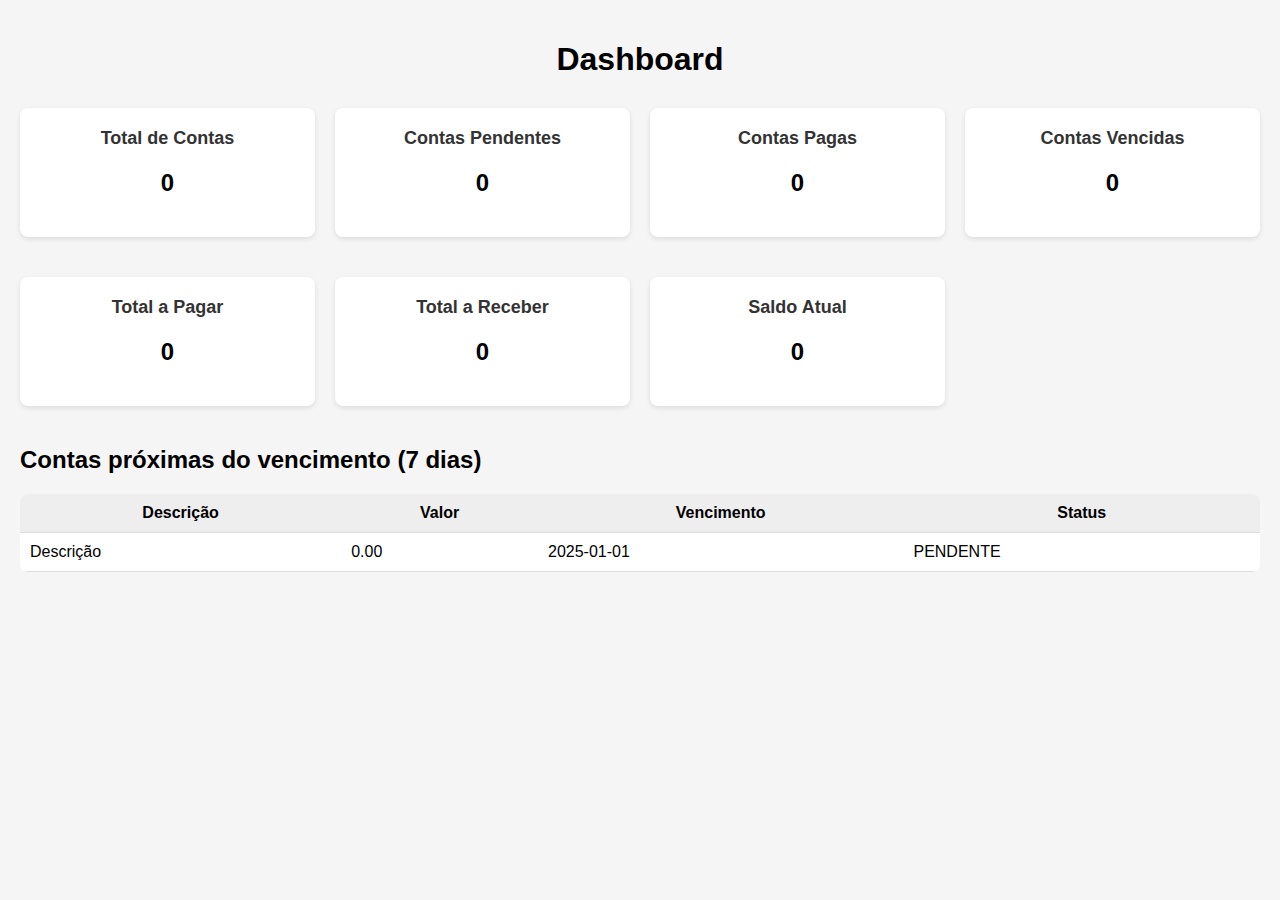
<file: target/classes/templates/dashboard/index.html>
<!DOCTYPE html>
<html lang="pt-br">
<head>
    <meta charset="UTF-8">
    <title>Dashboard</title>
    <style>
        body {
            font-family: Arial, sans-serif;
            background: #f5f5f5;
            margin: 0;
            padding: 20px;
        }

        h1 {
            text-align: center;
            margin-bottom: 30px;
        }

        .container {
            display: grid;
            grid-template-columns: repeat(4, 1fr);
            gap: 20px;
            margin-bottom: 40px;
        }

        .card {
            background: white;
            padding: 20px;
            border-radius: 8px;
            box-shadow: 0 2px 5px rgba(0,0,0,0.1);
            text-align: center;
        }

        .subtitle {
            font-size: 18px;
            font-weight: bold;
            margin-bottom: 10px;
            color: #333;
        }

        table {
            width: 100%;
            background: white;
            border-collapse: collapse;
            margin-top: 20px;
            border-radius: 8px;
            overflow: hidden;
        }

        th, td {
            padding: 10px;
            border-bottom: 1px solid #ddd;
        }

        th {
            background: #eee;
        }

    </style>
</head>
<body>

<h1>Dashboard</h1>

<!-- Estatísticas -->
<div class="container">

    <div class="card">
        <div class="subtitle">Total de Contas</div>
        <h2 th:text="${totalContas}">0</h2>
    </div>

    <div class="card">
        <div class="subtitle">Contas Pendentes</div>
        <h2 th:text="${contasPendentes}">0</h2>
    </div>

    <div class="card">
        <div class="subtitle">Contas Pagas</div>
        <h2 th:text="${contasPagas}">0</h2>
    </div>

    <div class="card">
        <div class="subtitle">Contas Vencidas</div>
        <h2 th:text="${contasVencidas}">0</h2>
    </div>

</div>

<!-- Valores -->
<div class="container">

    <div class="card">
        <div class="subtitle">Total a Pagar</div>
        <h2 th:text="${totalAPagar}">0</h2>
    </div>

    <div class="card">
        <div class="subtitle">Total a Receber</div>
        <h2 th:text="${totalAReceber}">0</h2>
    </div>

    <div class="card">
        <div class="subtitle">Saldo Atual</div>
        <h2 th:text="${saldoAtual}">0</h2>
    </div>

</div>

<!-- Próximas contas -->
<h2>Contas próximas do vencimento (7 dias)</h2>

<table>
    <thead>
        <tr>
            <th>Descrição</th>
            <th>Valor</th>
            <th>Vencimento</th>
            <th>Status</th>
        </tr>
    </thead>

    <tbody>
    <tr th:each="conta : ${contasProximasVencimento}">
        <td th:text="${conta.descricao}">Descrição</td>
        <td th:text="${conta.valor}">0.00</td>
        <td th:text="${conta.dataVencimento}">2025-01-01</td>
        <td th:text="${conta.status}">PENDENTE</td>
    </tr>
    </tbody>
</table>

</body>
</html>
</file>
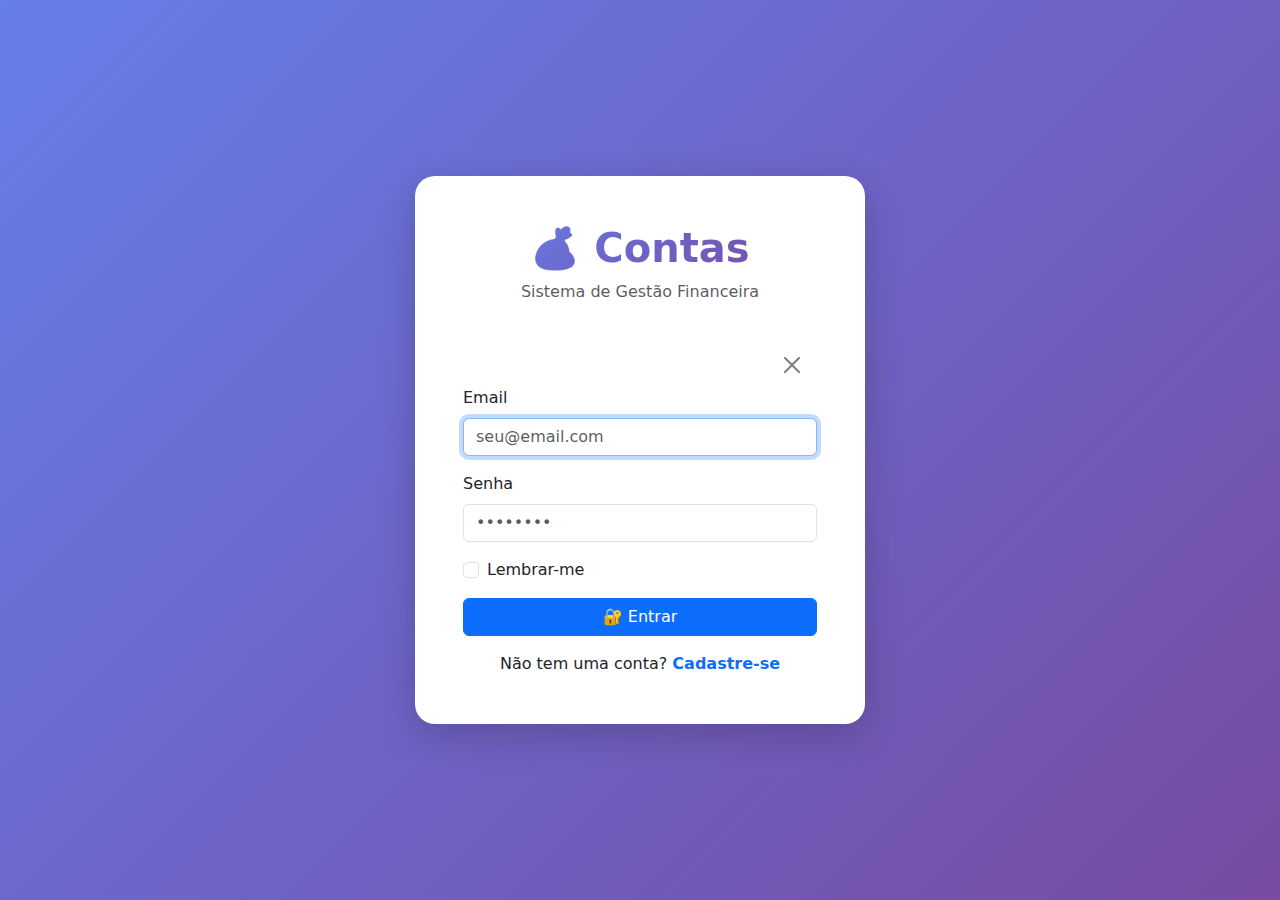
<file: target/classes/templates/auth/login.html>
<!DOCTYPE html>
<html lang="pt-br" xmlns:th="http://www.thymeleaf.org">
<head>
    <meta charset="UTF-8">
    <meta name="viewport" content="width=device-width, initial-scale=1.0">
    <title>Login - Sistema de Contas</title>
    <link href="https://cdn.jsdelivr.net/npm/bootstrap@5.3.2/dist/css/bootstrap.min.css" rel="stylesheet">
    <link rel="stylesheet" th:href="@{/css/style.css}">
    <style>
        .login-container {
            min-height: 100vh;
            display: flex;
            align-items: center;
            justify-content: center;
            background: linear-gradient(135deg, #667eea 0%, #764ba2 100%);
        }
        .login-card {
            background: white;
            border-radius: 20px;
            box-shadow: 0 10px 40px rgba(0, 0, 0, 0.2);
            padding: 3rem;
            max-width: 450px;
            width: 100%;
        }
        .login-logo {
            text-align: center;
            margin-bottom: 2rem;
        }
        .login-logo h1 {
            font-size: 2.5rem;
            font-weight: 700;
            background: linear-gradient(135deg, #667eea 0%, #764ba2 100%);
            -webkit-background-clip: text;
            -webkit-text-fill-color: transparent;
            background-clip: text;
        }
    </style>
</head>
<body>
    <div class="login-container">
        <div class="login-card">
            <div class="login-logo">
                <h1>💰 Contas</h1>
                <p class="text-muted">Sistema de Gestão Financeira</p>
            </div>
            
            <!-- Mensagens -->
            <div th:if="${mensagem}" 
                 class="alert alert-dismissible fade show" 
                 th:classappend="${'alert-' + tipoMensagem}"
                 role="alert">
                <span th:text="${mensagem}"></span>
                <button type="button" class="btn-close" data-bs-dismiss="alert"></button>
            </div>
            
            <!-- Formulário de Login -->
            <form th:action="@{/login}" method="post">
                <div class="mb-3">
                    <label for="email" class="form-label">Email</label>
                    <input type="email" 
                           class="form-control" 
                           id="email" 
                           name="email" 
                           placeholder="seu@email.com"
                           required 
                           autofocus>
                </div>
                
                <div class="mb-3">
                    <label for="senha" class="form-label">Senha</label>
                    <input type="password" 
                           class="form-control" 
                           id="senha" 
                           name="senha" 
                           placeholder="••••••••"
                           required>
                </div>
                
                <div class="mb-3 form-check">
                    <input type="checkbox" 
                           class="form-check-input" 
                           id="remember-me" 
                           name="remember-me">
                    <label class="form-check-label" for="remember-me">
                        Lembrar-me
                    </label>
                </div>
                
                <button type="submit" class="btn btn-primary w-100 mb-3">
                    🔐 Entrar
                </button>
                
                <div class="text-center">
                    <p class="mb-0">
                        Não tem uma conta? 
                        <a href="/registro" class="text-decoration-none fw-bold">Cadastre-se</a>
                    </p>
                </div>
            </form>
        </div>
    </div>
    
    <script src="https://cdn.jsdelivr.net/npm/bootstrap@5.3.2/dist/js/bootstrap.bundle.min.js"></script>
</body>
</html>
</file>
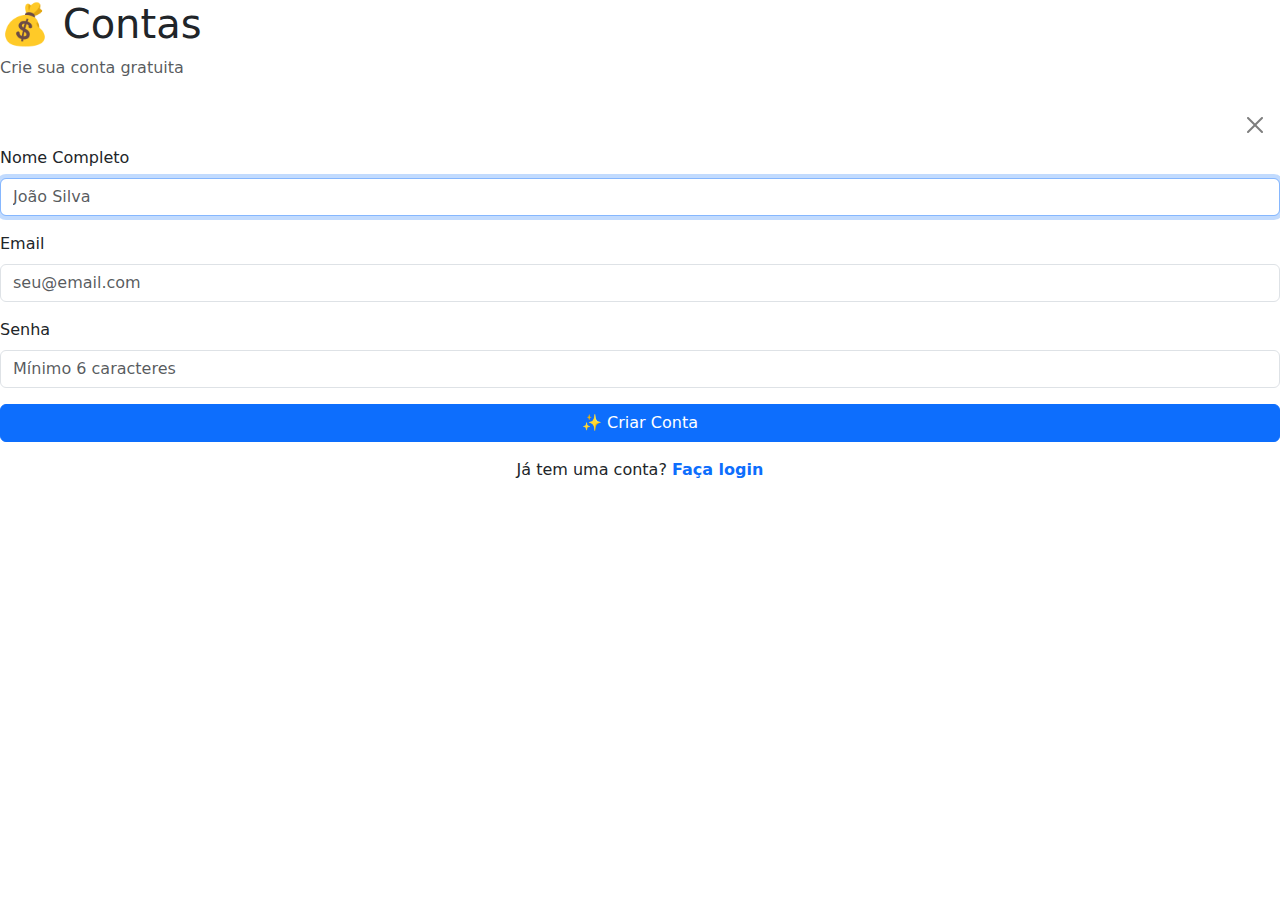
<file: target/classes/templates/auth/registro.html>
<!DOCTYPE html>
<html lang="pt-br" xmlns:th="http://www.thymeleaf.org">
<head>
    <meta charset="UTF-8">
    <meta name="viewport" content="width=device-width, initial-scale=1.0">
    <title>Cadastro - Sistema de Contas</title>
    <link href="https://cdn.jsdelivr.net/npm/bootstrap@5.3.2/dist/css/bootstrap.min.css" rel="stylesheet">
    <link rel="stylesheet" th:href="@{/css/style.css}">
</head>
<body>
    <div class="registro-container">
        <div class="registro-card">
            <div class="registro-logo">
                <h1>💰 Contas</h1>
                <p class="text-muted">Crie sua conta gratuita</p>
            </div>
            
            <!-- Mensagens -->
            <div th:if="${mensagem}" 
                 class="alert alert-dismissible fade show" 
                 th:classappend="${'alert-' + tipoMensagem}"
                 role="alert">
                <span th:text="${mensagem}"></span>
                <button type="button" class="btn-close" data-bs-dismiss="alert"></button>
            </div>
            
            <!-- Formulário de Registro -->
            <form th:action="@{/registro}" th:object="${usuario}" method="post">
                <div class="mb-3">
                    <label for="nome" class="form-label">Nome Completo</label>
                    <input type="text" 
                           class="form-control" 
                           id="nome" 
                           th:field="*{nome}"
                           placeholder="João Silva"
                           required 
                           autofocus>
                    <div class="text-danger" th:if="${#fields.hasErrors('nome')}" th:errors="*{nome}"></div>
                </div>
                
                <div class="mb-3">
                    <label for="email" class="form-label">Email</label>
                    <input type="email" 
                           class="form-control" 
                           id="email" 
                           th:field="*{email}"
                           placeholder="seu@email.com"
                           required>
                    <div class="text-danger" th:if="${#fields.hasErrors('email')}" th:errors="*{email}"></div>
                </div>
                
                <div class="mb-3">
                    <label for="senha" class="form-label">Senha</label>
                    <input type="password" 
                           class="form-control" 
                           id="senha" 
                           th:field="*{senha}"
                           placeholder="Mínimo 6 caracteres"
                           required
                           minlength="6">
                    <div class="text-danger" th:if="${#fields.hasErrors('senha')}" th:errors="*{senha}"></div>
                </div>
                
                <button type="submit" class="btn btn-primary w-100 mb-3">
                    ✨ Criar Conta
                </button>
                
                <div class="text-center">
                    <p class="mb-0">
                        Já tem uma conta? 
                        <a href="/login" class="text-decoration-none fw-bold">Faça login</a>
                    </p>
                </div>
            </form>
        </div>
    </div>
    
    <script src="https://cdn.jsdelivr.net/npm/bootstrap@5.3.2/dist/js/bootstrap.bundle.min.js"></script>
</body>
</html>
</file>
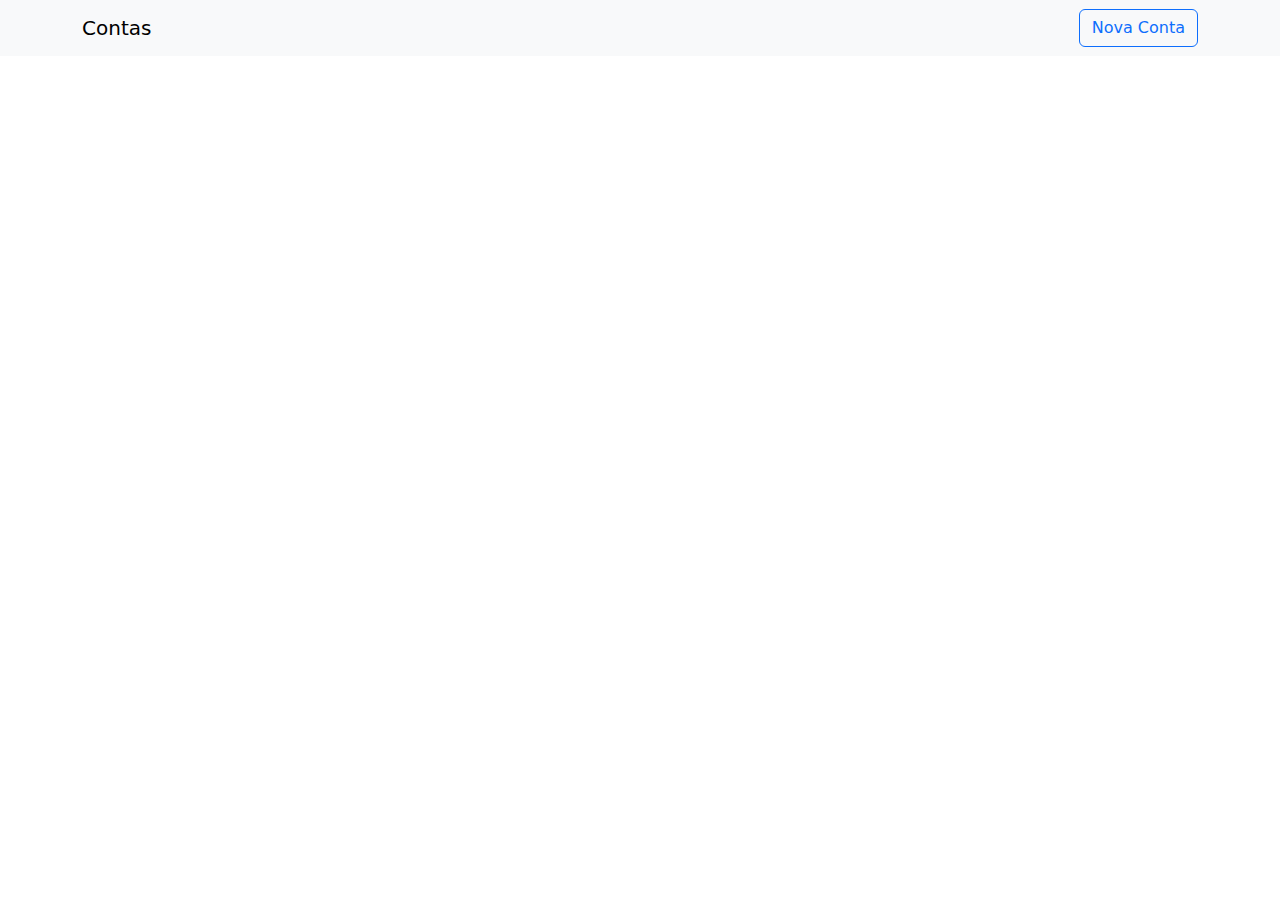
<file: target/classes/templates/contas/base.html>
<!DOCTYPE html>
<html lang="pt-br" xmlns:th="http://www.thymeleaf.org">
<head>
    <meta charset="UTF-8">
    <meta name="viewport" content="width=device-width, initial-scale=1.0">
    <title>Contas - App</title>
    <link href="https://cdn.jsdelivr.net/npm/bootstrap@5.3.2/dist/css/bootstrap.min.css" rel="stylesheet">
    <link rel="stylesheet" th:href="@{src\main\resources\static\css\styles.css}">
</head>
<body>
    <nav class="navbar navbar-expand-lg bg-light mb-4">
        <div class="container">
            <a class="navbar-brand" href="/contas">Contas</a>
            <div>
                <a class="btn btn-outline-primary" href="/contas/novo">Nova Conta</a>
            </div>
        </div>
    </nav>
    
    <div class="container">
        <!-- Usando replace ao invés de insert para melhor compatibilidade -->
        <div th:replace="${body}"></div>
    </div>
    
    <script src="https://cdn.jsdelivr.net/npm/bootstrap@5.3.2/dist/js/bootstrap.bundle.min.js"></script>
</body>
</html>
</file>
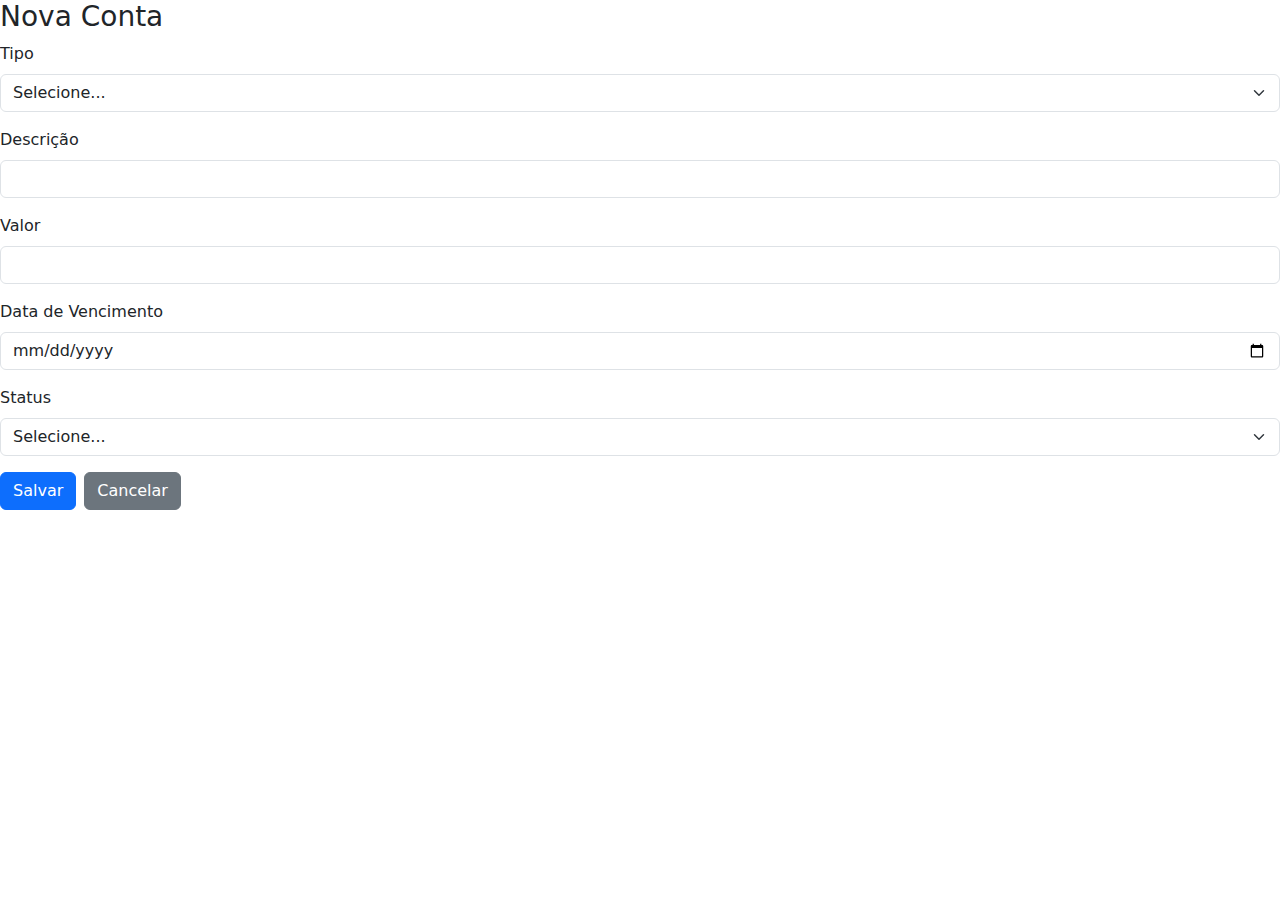
<file: target/classes/templates/contas/form.html>
<!DOCTYPE html>
<html lang="pt-br" xmlns:th="http://www.thymeleaf.org">
<head>
    <meta charset="UTF-8">
    <meta name="viewport" content="width=device-width, initial-scale=1.0">
    <title>Formulário - Contas</title>
    <link href="https://cdn.jsdelivr.net/npm/bootstrap@5.3.2/dist/css/bootstrap.min.css" rel="stylesheet">
    <link rel="stylesheet" th:href="@{src\main\resources\static\css\styles.css}">
</head>
<body>
    <div th:fragment="body">
        <h3 th:text="${conta.id != null ? 'Editar Conta' : 'Nova Conta'}">Nova Conta</h3>
        
        <form th:action="@{/contas/salvar}" th:object="${conta}" method="post">
            <input type="hidden" th:field="*{id}" />
            
            <div class="mb-3">
                <label for="tipo" class="form-label">Tipo</label>
                <select class="form-select" id="tipo" th:field="*{tipo}" required>
                    <option value="">Selecione...</option>
                    <option value="PAGAR">A Pagar</option>
                    <option value="RECEBER">A Receber</option>
                </select>
            </div>
            
            <div class="mb-3">
                <label for="descricao" class="form-label">Descrição</label>
                <input type="text" class="form-control" id="descricao" 
                       th:field="*{descricao}" required>
            </div>
            
            <div class="mb-3">
                <label for="valor" class="form-label">Valor</label>
                <input type="number" class="form-control" id="valor" 
                       th:field="*{valor}" step="0.01" min="0" required>
            </div>
            
            <div class="mb-3">
                <label for="dataVencimento" class="form-label">Data de Vencimento</label>
                <input type="date" class="form-control" id="dataVencimento" 
                       th:field="*{dataVencimento}" required>
            </div>
            
            <div class="mb-3">
                <label for="status" class="form-label">Status</label>
                <select class="form-select" id="status" th:field="*{status}" required>
                    <option value="">Selecione...</option>
                    <option value="PENDENTE">Pendente</option>
                    <option value="PAGO">Pago</option>
                    <option value="CANCELADO">Cancelado</option>
                </select>
            </div>
            
            <div class="d-flex gap-2">
                <button type="submit" class="btn btn-primary">Salvar</button>
                <a href="/contas" class="btn btn-secondary">Cancelar</a>
            </div>
        </form>
    </div>
</body>
</html>
</file>
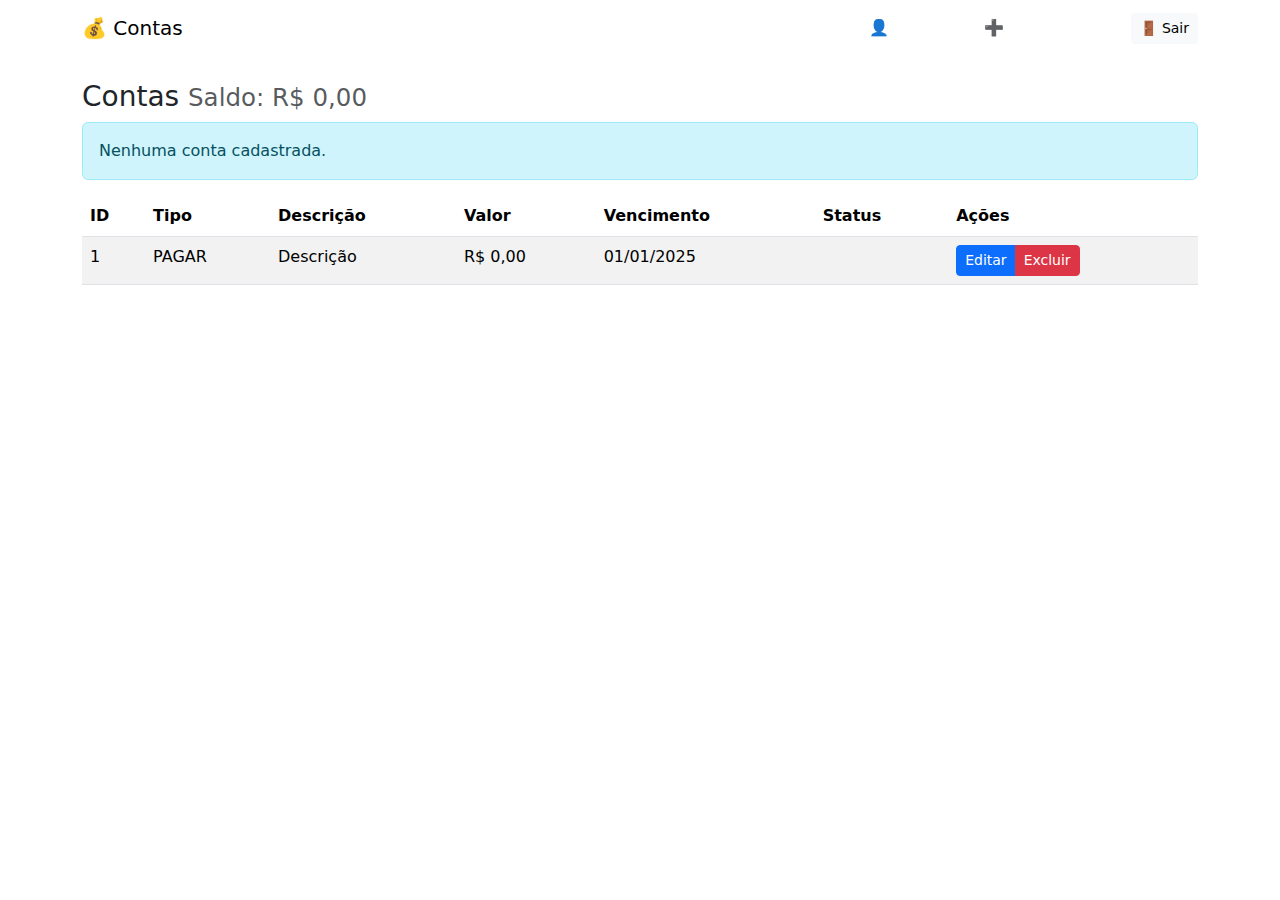
<file: target/classes/templates/contas/list.html>
<!DOCTYPE html>
<html lang="pt-br" xmlns:th="http://www.thymeleaf.org">
<head>
    <meta charset="UTF-8">
    <meta name="viewport" content="width=device-width, initial-scale=1.0">
    <title>Lista de Contas</title>

    <!-- Bootstrap (necessário para classe .table, .btn, .badge etc.) -->
    <link href="https://cdn.jsdelivr.net/npm/bootstrap@5.3.2/dist/css/bootstrap.min.css" rel="stylesheet">

    <!-- Seu CSS externo -->
    <link rel="stylesheet" th:href="@{/css/style.css}">
</head>

<body>
 <nav class="navbar navbar-expand-lg mb-4">
        <div class="container">
            <a class="navbar-brand" href="/contas">💰 Contas</a>
            
            <div class="d-flex align-items-center gap-3">
                <!-- Informação do Usuário -->
                <span class="text-white">
                👤 <span th:text="${usuarioLogado}">Usuário</span>
            </span>

                <!-- Botões -->
                     <a class="btn btn-nova-conta" 
               href="/contas/novo"
               style="color: white !important;">
                <span class="btn-icon">➕</span> Nova Conta
            </a>
                
                <!-- Botão Logout -->
               <form th:action="@{/logout}" method="post" class="d-inline">
                <button type="submit" 
                        class="btn btn-light btn-sm"
                        style="color: black !important;">
                    🚪 Sair
                </button>
                </form>
            </div>
        </div>
    </nav>
    
<div class="container mt-4">

    <h3>Contas 
        <small class="text-muted">
            Saldo: R$ 
            <span th:text="${#numbers.formatDecimal(saldo, 1, 'COMMA', 2, 'POINT')}">0,00</span>
        </small>
    </h3>

    <!-- Aviso caso não existam contas -->
    <div th:if="${contas.isEmpty()}" class="alert alert-info">
        Nenhuma conta cadastrada.
    </div>

    <!-- Tabela de contas -->
    <table class="table table-striped" th:if="${!contas.isEmpty()}">
        <thead>
            <tr>
                <th>ID</th>
                <th>Tipo</th>
                <th>Descrição</th>
                <th>Valor</th>
                <th>Vencimento</th>
                <th>Status</th>
                <th>Ações</th>
            </tr>
        </thead>

        <tbody>
            <tr th:each="c : ${contas}">
                <td data-label="ID" th:text="${c.id}">1</td>

                <td data-label="Tipo" th:text="${c.tipo}">PAGAR</td>

                <td data-label="Descrição" th:text="${c.descricao}">Descrição</td>

                <td data-label="Valor">
                    R$ <span th:text="${#numbers.formatDecimal(c.valor, 1, 'COMMA', 2, 'POINT')}">0,00</span>
                </td>

                <td data-label="Vencimento"
                    th:text="${#temporals.format(c.dataVencimento, 'dd/MM/yyyy')}">
                    01/01/2025
                </td>

<td data-label="Status">
    <span class="badge"
          th:classappend="
                ${c.status.name() == 'PAGO'} ? ' bg-success' :
                (${c.status.name() == 'RECEBIDO'} ? ' bg-info' :
                (${c.status.name() == 'PENDENTE'} ? ' bg-warning text-dark' :
                (${c.status.name() == 'CANCELADO'} ? ' bg-danger' :
                (${c.status.name() == 'VENCIDO'} ? ' bg-secondary' : ''))))
          "
          th:text="${c.status}">
    </span>
</td> 
<td data-label="Ações">
                    <div class="btn-group btn-group-sm">
                        <a th:href="@{/contas/editar/{id}(id=${c.id})}"
                           class="btn btn-primary">Editar</a>

                        <a th:href="@{/contas/excluir/{id}(id=${c.id})}"
                           class="btn btn-danger"
                           onclick="return confirm('Confirmar exclusão?');">
                           Excluir
                        </a>
                    </div>
                </td>
            </tr>
        </tbody>

    </table>

</div>

</body>
</html>
</file>
